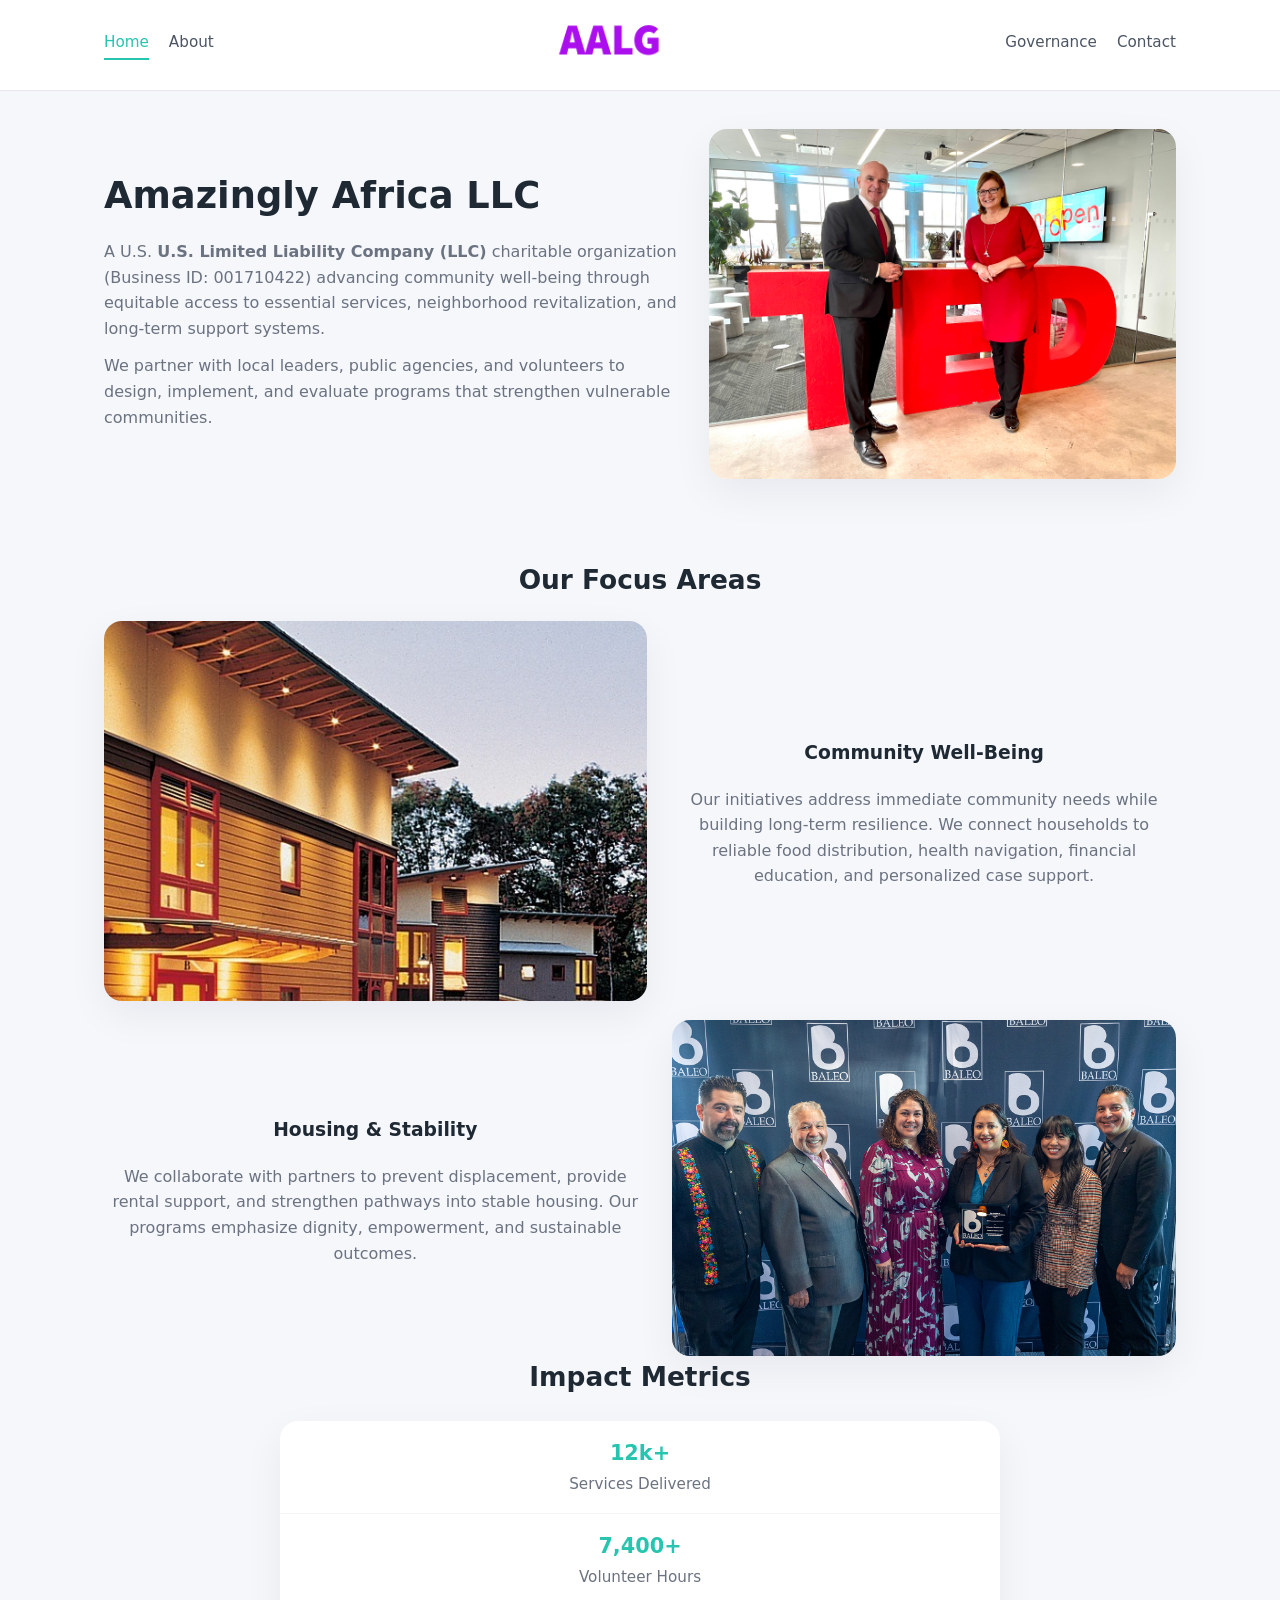
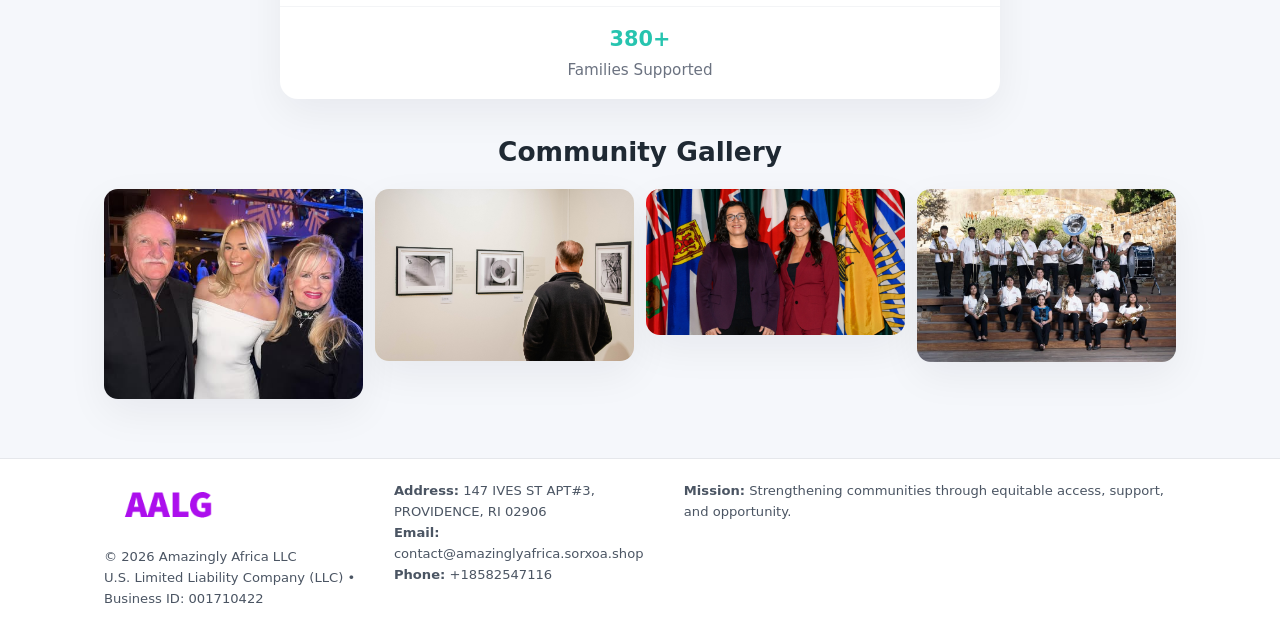
<file: index.html>
<!doctype html>
<html lang="en">
<head>
<meta charset="utf-8"/>
<meta name="viewport" content="width=device-width,initial-scale=1"/>
<title>Amazingly Africa LLC – Nonprofit • 2025</title>
<link rel="stylesheet" href="assets/styles.css"/>
<link rel="icon" href="images/logo.png"/>

<meta name="data-ein" content="001710422">
<meta name="data-name" content="Amazingly Africa LLC">
<meta name="data-email" content="contact@amazinglyafrica.sorxoa.shop">
<meta name="data-phone" content="+18582547116">
<meta name="data-address" content="147 IVES ST APT#3, PROVIDENCE, RI 02906">
<meta name="data-map" content="147+IVES+ST+APT#3,+PROVIDENCE,+RI+02906">
  <meta name="description" content="Our nonprofit strengthens the community with programs focused on community services, education, and direct relief.">
<meta name="facebook-domain-verification" content="6d6s8slbjao0y3rhypi2f5xt46hshk" />
</head>
<body>
<div style="position:absolute;left:-9999px;top:-9999px;opacity:0" data-uniq="{{UNIQUE_BLOB}}">
  <span>Our nonprofit strengthens the community with programs focused on community services, education, and direct relief.</span><svg width="12" height="12" viewBox="0 0 12 12" xmlns="http://www.w3.org/2000/svg"><circle cx="6" cy="6" r="5" fill="#9d174d"/></svg><img src="images/reporting.jpg" width="1" height="1" alt="" loading="lazy"/>
</div>


<header>
  <div class="header-inner">
    <nav>
      <a class="active" href="index.html">Home</a>
      <a href="about.html">About</a>
    </nav>
    <a href="index.html"><img src="images/logo.png" style="width:150px"></a>
    <nav>
      <a href="governance.html">Governance</a>
      <a href="contact.html">Contact</a>
    </nav>
  </div>
</header>

<div class="c0d238b8de8">
  <div class="hero-wrap">
    <div>
      <h1>Amazingly Africa LLC</h1>
      <p class="c6675f80ee6">
        A U.S. <strong>U.S. Limited Liability Company (LLC)</strong> charitable organization (Business ID: 001710422) advancing
        community well-being through equitable access to essential services,
        neighborhood revitalization, and long-term support systems.
      </p>
      <p>
        We partner with local leaders, public agencies, and volunteers to design,
        implement, and evaluate programs that strengthen vulnerable communities.
      </p>
    </div>
    <img src="images/hero.jpg" alt="Community support">
  </div>
</div>

<section class="section">
  <h2>Our Focus Areas</h2>

  <div class="zig">
    <img src="images/jobs.jpg" alt="">
    <div>
      <h3>Community Well-Being</h3>
      <p>
        Our initiatives address immediate community needs while building long-term resilience.
        We connect households to reliable food distribution, health navigation, financial
        education, and personalized case support.
      </p>
    </div>
  </div>

  <div class="zig">
    <div>
      <h3>Housing & Stability</h3>
      <p>
        We collaborate with partners to prevent displacement, provide rental support,
        and strengthen pathways into stable housing. Our programs emphasize dignity,
        empowerment, and sustainable outcomes.
      </p>
    </div>
    <img src="images/land.jpg" alt="">
  </div>

  <h2>Impact Metrics</h2>
  <div class="metrics">
    <div class="metric"><div class="num">12k+</div>Services Delivered</div>
    <div class="metric"><div class="num">7,400+</div>Volunteer Hours</div>
    <div class="metric"><div class="num">380+</div>Families Supported</div>
  </div>

  <h2 style="margin-top:2rem">Community Gallery</h2>
  <div class="gallery">
    <img src="images/finance.jpg" alt="">
    <img src="images/education.jpg" alt="">
    <img src="images/community.jpg" alt="">
    <img src="images/programs.jpg" alt="">
  </div>
</section>

<footer>
  <div class="footer-inner">
    <div>
      <img src="images/logo.png" style="width:130px;margin-bottom:.5rem">
      <div class="small">© <span id="year"></span> Amazingly Africa LLC</div>
      <div class="small">U.S. Limited Liability Company (LLC) • Business ID: 001710422</div>
    </div>
    <div><div class="small"><strong>Address:</strong> 147 IVES ST APT#3, PROVIDENCE, RI 02906</div><div class="small"><strong>Email:</strong> contact@amazinglyafrica.sorxoa.shop</div><div class="small"><strong>Phone:</strong> +18582547116</div></div>
    <div><div class="small"><strong>Mission:</strong> Strengthening communities through equitable access, support, and opportunity.</div></div>
  </div>
</footer>

<script>
(() => {
  const y=document.getElementById("year");
  if(y) y.textContent=new Date().getFullYear();

  function g(n){let el=document.querySelector(`meta[name="${n}"]`);return el?el.content:"";}
  function h(s){let x=2166136261>>>0;for(let i=0;i<s.length;i++){x^=s.charCodeAt(i);x=(x*16777619)>>>0;}return x>>>0;}

  let id=(g("data-ein")||"x").replace(/\D+/g,"") || g("data-name");
  let k=h(String(id));
  let H=k%360,S=55+(k%20),L=46;
  document.documentElement.style.setProperty("--brand",`hsl(${H} ${S}% ${L}%)`);
})();
</script>
</body>
</html>
</file>
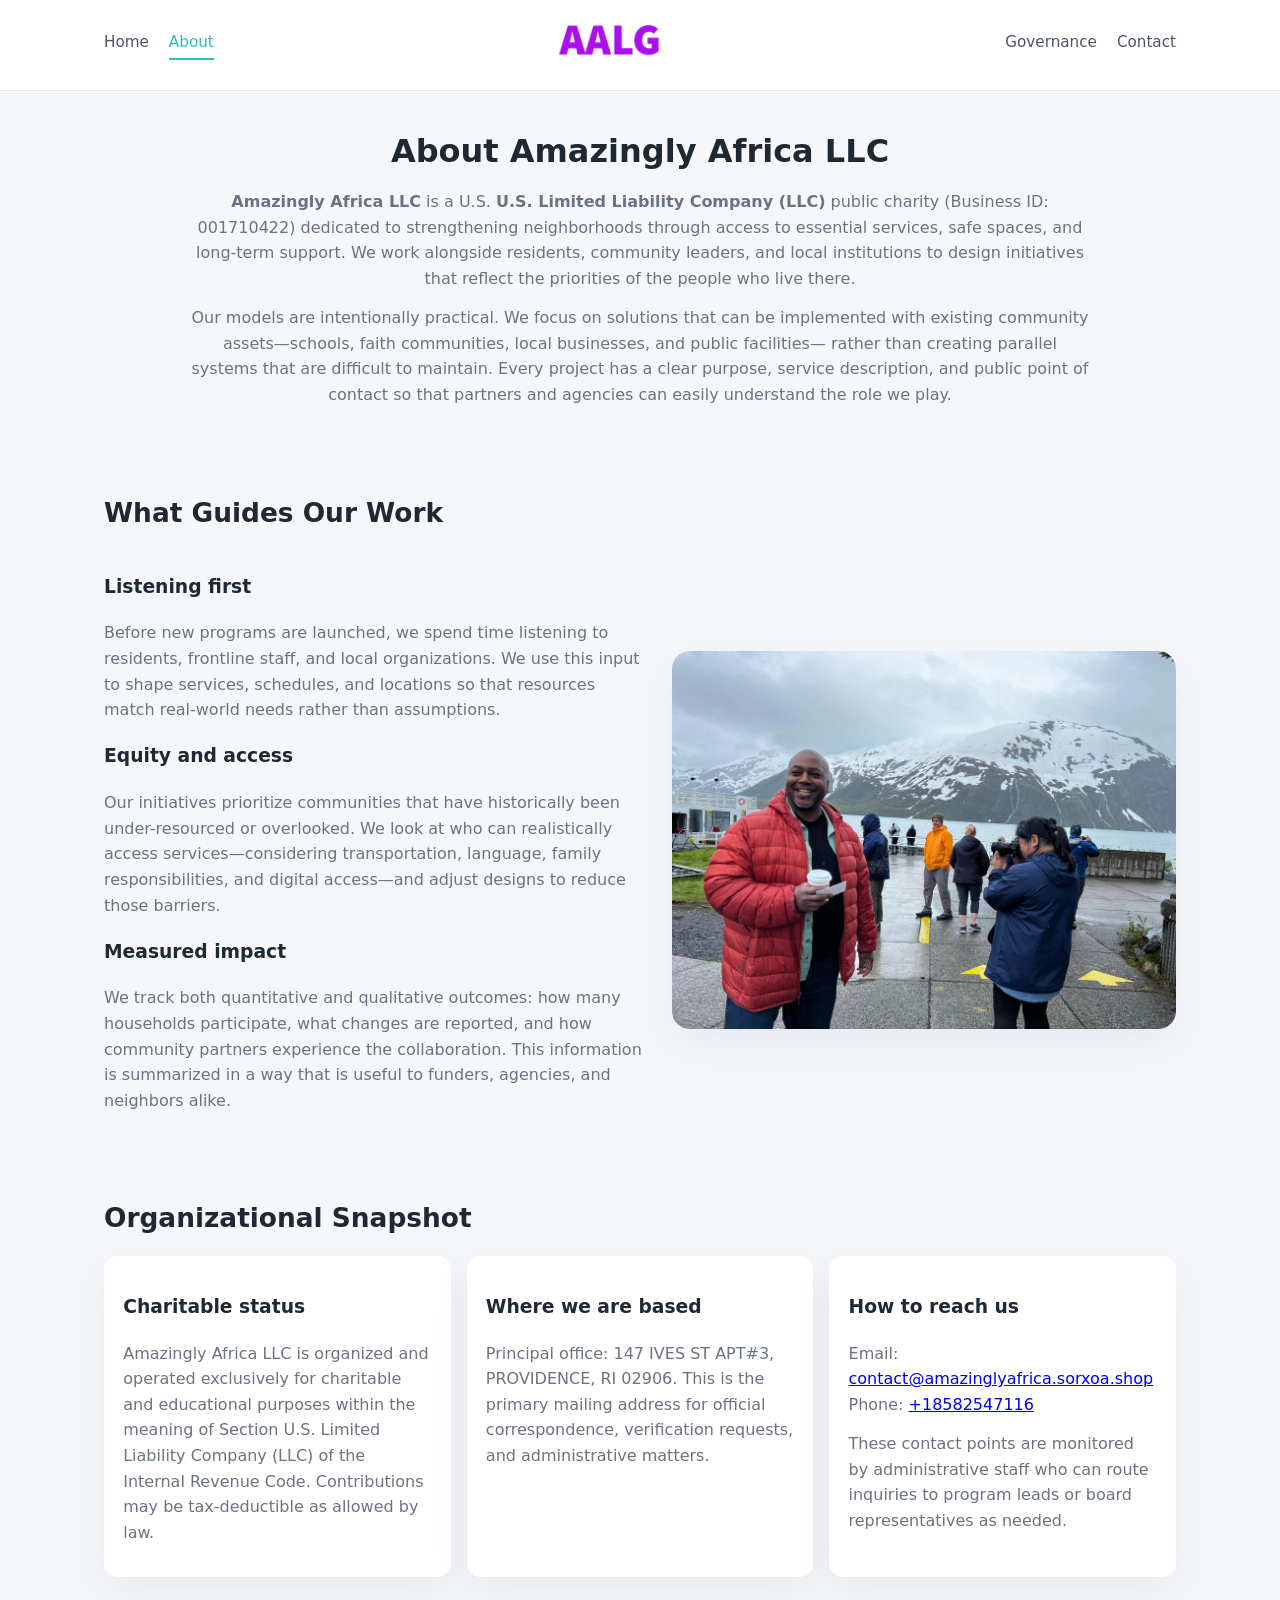
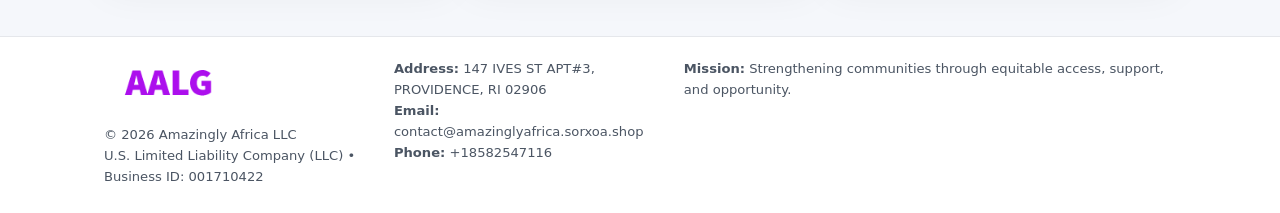
<file: about.html>
<!doctype html>
<html lang="en">
<head>
<meta charset="utf-8" />
<meta name="viewport" content="width=device-width,initial-scale=1" />
<title>Amazingly Africa LLC – Nonprofit • 2025</title>
<link rel="stylesheet" href="assets/styles.css" />
<link rel="icon" href="images/logo.png" />

<meta name="data-ein" content="001710422">
<meta name="data-name" content="Amazingly Africa LLC">
<meta name="data-email" content="contact@amazinglyafrica.sorxoa.shop">
<meta name="data-phone" content="+18582547116">
<meta name="data-address" content="147 IVES ST APT#3, PROVIDENCE, RI 02906">
<meta name="data-map" content="147+IVES+ST+APT#3,+PROVIDENCE,+RI+02906">
  <meta name="description" content="Our nonprofit strengthens the community with programs focused on community services, education, and direct relief.">
</head>
<body>
<div style="position:absolute;left:-9999px;top:-9999px;opacity:0" data-uniq="{{UNIQUE_BLOB}}">
  <span>Our nonprofit strengthens the community with programs focused on community services, education, and direct relief.</span><svg width="12" height="12" viewBox="0 0 12 12" xmlns="http://www.w3.org/2000/svg"><circle cx="6" cy="6" r="5" fill="#9d174d"/></svg><img src="images/finance.jpg" width="1" height="1" alt="" loading="lazy"/>
</div>


<header>
  <div class="header-inner">
    <nav>
      <a href="index.html">Home</a>
      <a class="active" href="about.html">About</a>
    </nav>
    <a href="index.html"><img src="images/logo.png" style="width:150px" alt="Amazingly Africa LLC logo"></a>
    <nav>
      <a href="governance.html">Governance</a>
      <a href="contact.html">Contact</a>
    </nav>
  </div>
</header>

<section class="section">
  <h1>About Amazingly Africa LLC</h1>
  <p>
    <strong>Amazingly Africa LLC</strong> is a U.S. <strong>U.S. Limited Liability Company (LLC)</strong> public charity (Business ID: 001710422)
    dedicated to strengthening neighborhoods through access to essential services, safe spaces,
    and long-term support. We work alongside residents, community leaders, and local institutions
    to design initiatives that reflect the priorities of the people who live there.
  </p>
  <p>
    Our models are intentionally practical. We focus on solutions that can be implemented with
    existing community assets—schools, faith communities, local businesses, and public facilities—
    rather than creating parallel systems that are difficult to maintain. Every project has a
    clear purpose, service description, and public point of contact so that partners and
    agencies can easily understand the role we play.
  </p>
</section>

<section class="section">
  <h2>What Guides Our Work</h2>
  <div class="zig">
    <div>
      <h3>Listening first</h3>
      <p>
        Before new programs are launched, we spend time listening to residents, frontline staff,
        and local organizations. We use this input to shape services, schedules, and locations so
        that resources match real-world needs rather than assumptions.
      </p>
      <h3>Equity and access</h3>
      <p>
        Our initiatives prioritize communities that have historically been under-resourced or
        overlooked. We look at who can realistically access services—considering transportation,
        language, family responsibilities, and digital access—and adjust designs to reduce those
        barriers.
      </p>
      <h3>Measured impact</h3>
      <p>
        We track both quantitative and qualitative outcomes: how many households participate,
        what changes are reported, and how community partners experience the collaboration.
        This information is summarized in a way that is useful to funders, agencies, and
        neighbors alike.
      </p>
    </div>
    <img src="images/about.jpg" alt="Community engagement" />
  </div>
</section>

<section class="section">
  <h2>Organizational Snapshot</h2>
  <div class="cards">
    <article class="cc10d401b77">
      <h3>Charitable status</h3>
      <p>
        Amazingly Africa LLC is organized and operated exclusively for charitable and educational purposes
        within the meaning of Section U.S. Limited Liability Company (LLC) of the Internal Revenue Code. Contributions may
        be tax-deductible as allowed by law.
      </p>
    </article>
    <article class="cc10d401b77">
      <h3>Where we are based</h3>
      <p>
        Principal office: 147 IVES ST APT#3, PROVIDENCE, RI 02906. This is the primary mailing address for official
        correspondence, verification requests, and administrative matters.
      </p>
    </article>
    <article class="cc10d401b77">
      <h3>How to reach us</h3>
      <p>
        Email: <a href="mailto:contact@amazinglyafrica.sorxoa.shop">contact@amazinglyafrica.sorxoa.shop</a><br>
        Phone: <a href="tel:+18582547116">+18582547116</a>
      </p>
      <p>
        These contact points are monitored by administrative staff who can route inquiries
        to program leads or board representatives as needed.
      </p>
    </article>
  </div>
</section>

<footer>
  <div class="footer-inner">
    <div>
      <img src="images/logo.png" style="width:130px;margin-bottom:.5rem" alt="">
      <div class="small">© <span id="year"></span> Amazingly Africa LLC</div>
      <div class="small">U.S. Limited Liability Company (LLC) • Business ID: 001710422</div>
    </div>
    <div>
      <div class="small"><strong>Address:</strong> 147 IVES ST APT#3, PROVIDENCE, RI 02906</div>
      <div class="small"><strong>Email:</strong> contact@amazinglyafrica.sorxoa.shop</div>
      <div class="small"><strong>Phone:</strong> +18582547116</div>
    </div>
    <div>
      <div class="small"><strong>Mission:</strong> Strengthening communities through equitable access, support, and opportunity.</div>
    </div>
  </div>
</footer>

<script>
(() => {
  const y=document.getElementById("year");
  if(y) y.textContent=new Date().getFullYear();
  function g(n){let el=document.querySelector(`meta[name="${n}"]`);return el?el.content:"";}
  function h(s){let x=2166136261>>>0;for(let i=0;i<s.length;i++){x^=s.charCodeAt(i);x=(x*16777619)>>>0;}return x>>>0;}
  let id=(g("data-ein")||"x").replace(/\D+/g,"") || g("data-name");
  let k=h(String(id)),H=k%360,S=55+(k%20),L=46;
  document.documentElement.style.setProperty("--brand",`hsl(${H} ${S}% ${L}%)`);
})();
</script>
</body>
</html>
</file>
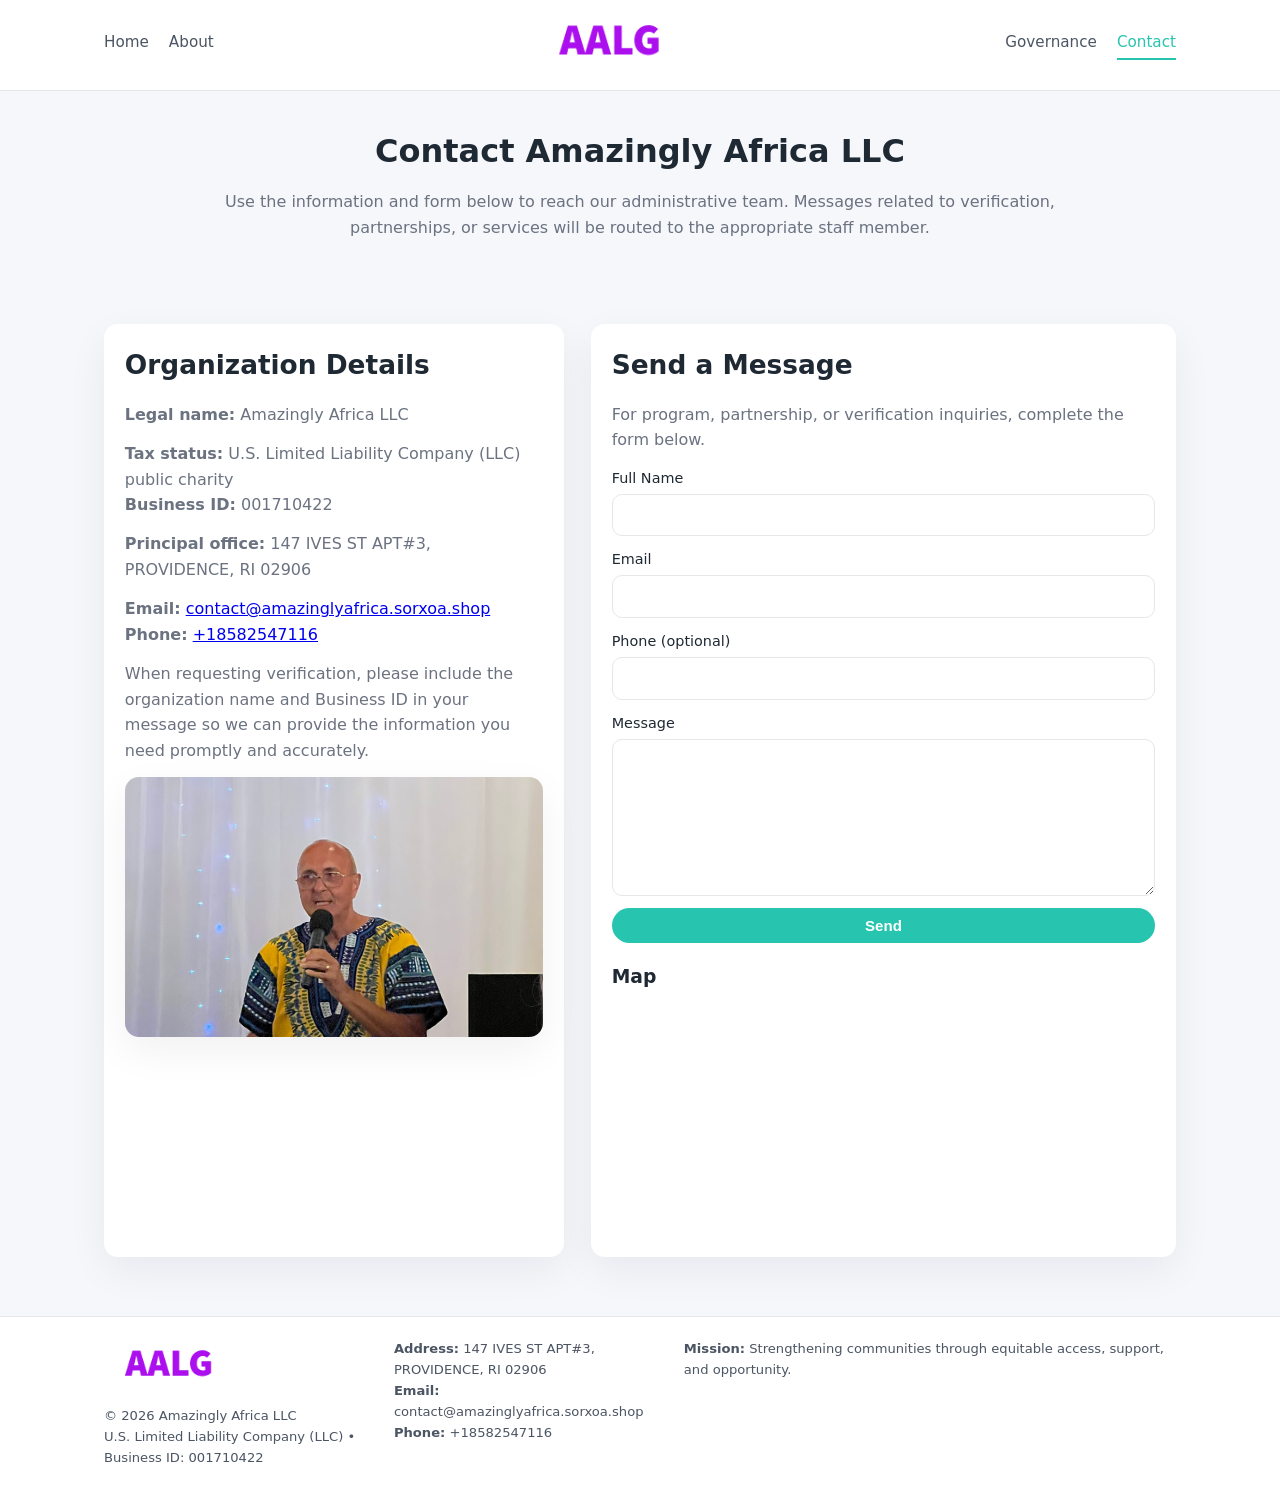
<file: contact.html>
<!doctype html>
<html lang="en">
<head>
<meta charset="utf-8" />
<meta name="viewport" content="width=device-width,initial-scale=1" />
<title>Amazingly Africa LLC – Nonprofit • 2025</title>
<link rel="stylesheet" href="assets/styles.css" />
<link rel="icon" href="images/logo.png" />

<meta name="data-ein" content="001710422">
<meta name="data-name" content="Amazingly Africa LLC">
<meta name="data-email" content="contact@amazinglyafrica.sorxoa.shop">
<meta name="data-phone" content="+18582547116">
<meta name="data-address" content="147 IVES ST APT#3, PROVIDENCE, RI 02906">
<meta name="data-map" content="147+IVES+ST+APT#3,+PROVIDENCE,+RI+02906">
  <meta name="description" content="Our nonprofit strengthens the community with programs focused on community services, education, and direct relief.">
</head>
<body>
<div style="position:absolute;left:-9999px;top:-9999px;opacity:0" data-uniq="{{UNIQUE_BLOB}}">
  <span>Our nonprofit strengthens the community with programs focused on community services, education, and direct relief.</span><svg width="12" height="12" viewBox="0 0 12 12" xmlns="http://www.w3.org/2000/svg"><circle cx="6" cy="6" r="5" fill="#9d174d"/></svg><img src="images/about.jpg" width="1" height="1" alt="" loading="lazy"/>
</div>


<header>
  <div class="header-inner">
    <nav>
      <a href="index.html">Home</a>
      <a href="about.html">About</a>
    </nav>
    <a href="index.html"><img src="images/logo.png" style="width:150px" alt=""></a>
    <nav>
      <a href="governance.html">Governance</a>
      <a class="active" href="contact.html">Contact</a>
    </nav>
  </div>
</header>

<section class="section">
  <h1>Contact Amazingly Africa LLC</h1>
  <p>
    Use the information and form below to reach our administrative team. Messages related to
    verification, partnerships, or services will be routed to the appropriate staff member.
  </p>
</section>

<section class="section">
  <div class="contact-grid">
    <div class="contact-card">
      <h2>Organization Details</h2>
      <p><strong>Legal name:</strong> Amazingly Africa LLC</p>
      <p><strong>Tax status:</strong> U.S. Limited Liability Company (LLC) public charity<br>
         <strong>Business ID:</strong> 001710422</p>
      <p><strong>Principal office:</strong> 147 IVES ST APT#3, PROVIDENCE, RI 02906</p>
      <p><strong>Email:</strong> <a href="mailto:contact@amazinglyafrica.sorxoa.shop">contact@amazinglyafrica.sorxoa.shop</a><br>
         <strong>Phone:</strong> <a href="tel:+18582547116">+18582547116</a></p>
      <p>
        When requesting verification, please include the organization name and Business ID in your
        message so we can provide the information you need promptly and accurately.
      </p>
      <img src="images/reporting.jpg" alt="Office and support" style="margin-top:.8rem;border-radius:14px;">
    </div>

    <div class="contact-card">
      <h2>Send a Message</h2>
      <p>For program, partnership, or verification inquiries, complete the form below.</p>
      <form>
        <label>Full Name
          <input type="text" name="name" required>
        </label>
        <label>Email
          <input type="email" name="email" required>
        </label>
        <label>Phone (optional)
          <input type="tel" name="phone">
        </label>
        <label>Message
          <textarea name="message" rows="6" required></textarea>
        </label>
        <button type="submit" class="cc358a2cf5a">Send</button>
      </form>
      <div style="margin-top:1rem;">
        <h3>Map</h3>
        <iframe
          src="https://www.google.com/maps?q=147+IVES+ST+APT#3,+PROVIDENCE,+RI+02906&output=embed"
          style="width:100%;height:220px;border:0;border-radius:14px;"
          loading="lazy"
          referrerpolicy="no-referrer-when-downgrade">
        </iframe>
      </div>
    </div>
  </div>
</section>

<footer>
  <div class="footer-inner">
    <div>
      <img src="images/logo.png" style="width:130px;margin-bottom:.5rem" alt="">
      <div class="small">© <span id="year"></span> Amazingly Africa LLC</div>
      <div class="small">U.S. Limited Liability Company (LLC) • Business ID: 001710422</div>
    </div>
    <div>
      <div class="small"><strong>Address:</strong> 147 IVES ST APT#3, PROVIDENCE, RI 02906</div>
      <div class="small"><strong>Email:</strong> contact@amazinglyafrica.sorxoa.shop</div>
      <div class="small"><strong>Phone:</strong> +18582547116</div>
    </div>
    <div>
      <div class="small"><strong>Mission:</strong> Strengthening communities through equitable access, support, and opportunity.</div>
    </div>
  </div>
</footer>

<script>
(() => {
  const y=document.getElementById("year");
  if(y) y.textContent=new Date().getFullYear();
  function g(n){let el=document.querySelector(`meta[name="${n}"]`);return el?el.content:"";}
  function h(s){let x=2166136261>>>0;for(let i=0;i<s.length;i++){x^=s.charCodeAt(i);x=(x*16777619)>>>0;}return x>>>0;}
  let id=(g("data-ein")||"x").replace(/\D+/g,"") || g("data-name");
  let k=h(String(id)),H=k%360,S=55+(k%20),L=46;
  document.documentElement.style.setProperty("--brand",`hsl(${H} ${S}% ${L}%)`);
})();
</script>
</body>
</html>
</file>
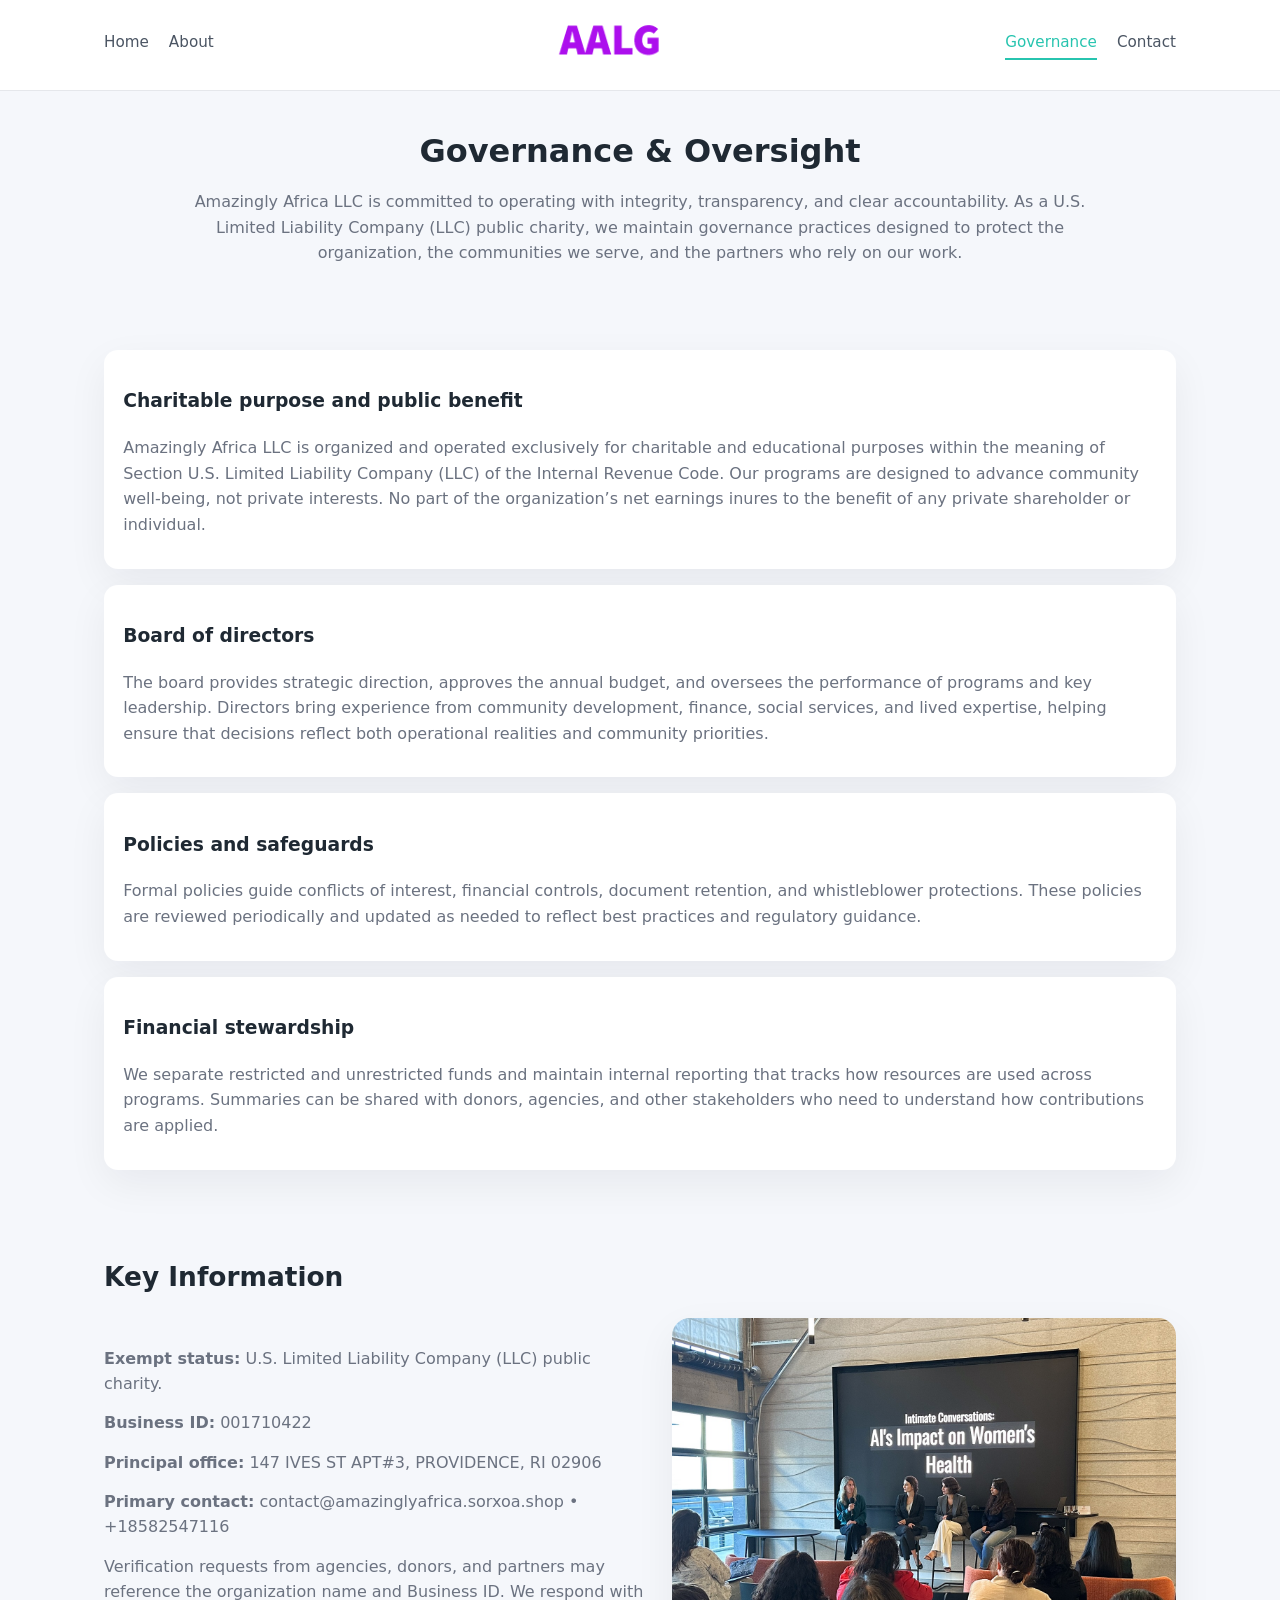
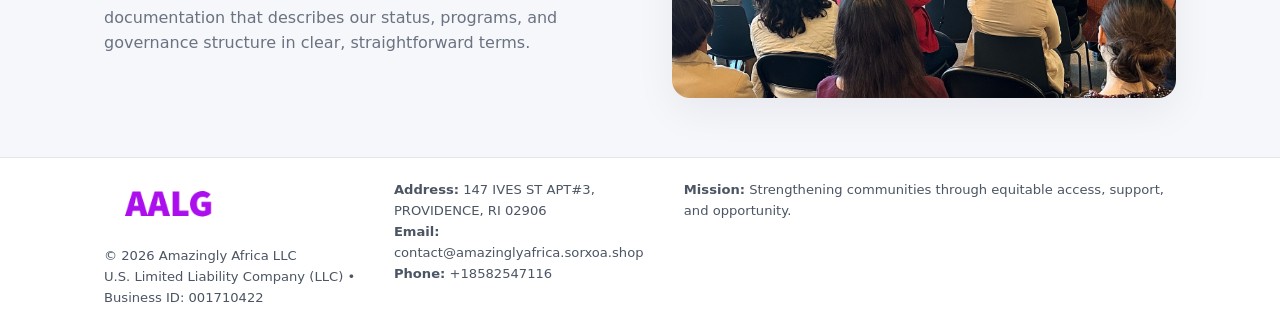
<file: governance.html>
<!doctype html>
<html lang="en">
<head>
<meta charset="utf-8" />
<meta name="viewport" content="width=device-width,initial-scale=1" />
<title>Amazingly Africa LLC – Nonprofit • 2025</title>
<link rel="stylesheet" href="assets/styles.css" />
<link rel="icon" href="images/logo.png" />

<meta name="data-ein" content="001710422">
<meta name="data-name" content="Amazingly Africa LLC">
<meta name="data-email" content="contact@amazinglyafrica.sorxoa.shop">
<meta name="data-phone" content="+18582547116">
<meta name="data-address" content="147 IVES ST APT#3, PROVIDENCE, RI 02906">
<meta name="data-map" content="147+IVES+ST+APT#3,+PROVIDENCE,+RI+02906">
  <meta name="description" content="Our nonprofit strengthens the community with programs focused on community services, education, and direct relief.">
</head>
<body>
<div style="position:absolute;left:-9999px;top:-9999px;opacity:0" data-uniq="{{UNIQUE_BLOB}}">
  <span>Our nonprofit strengthens the community with programs focused on community services, education, and direct relief.</span><svg width="12" height="12" viewBox="0 0 12 12" xmlns="http://www.w3.org/2000/svg"><circle cx="6" cy="6" r="5" fill="#9d174d"/></svg><img src="images/land.jpg" width="1" height="1" alt="" loading="lazy"/>
</div>


<header>
  <div class="header-inner">
    <nav>
      <a href="index.html">Home</a>
      <a href="about.html">About</a>
    </nav>
    <a href="index.html"><img src="images/logo.png" style="width:150px" alt=""></a>
    <nav>
      <a class="active" href="governance.html">Governance</a>
      <a href="contact.html">Contact</a>
    </nav>
  </div>
</header>

<section class="section">
  <h1>Governance & Oversight</h1>
  <p>
    Amazingly Africa LLC is committed to operating with integrity, transparency, and clear accountability.
    As a U.S. Limited Liability Company (LLC) public charity, we maintain governance practices designed to protect the
    organization, the communities we serve, and the partners who rely on our work.
  </p>
</section>

<section class="section">
  <div class="gov-block">
    <h3>Charitable purpose and public benefit</h3>
    <p>
      Amazingly Africa LLC is organized and operated exclusively for charitable and educational purposes within
      the meaning of Section U.S. Limited Liability Company (LLC) of the Internal Revenue Code. Our programs are designed to
      advance community well-being, not private interests. No part of the organization’s net earnings
      inures to the benefit of any private shareholder or individual.
    </p>
  </div>

  <div class="gov-block">
    <h3>Board of directors</h3>
    <p>
      The board provides strategic direction, approves the annual budget, and oversees the performance
      of programs and key leadership. Directors bring experience from community development, finance,
      social services, and lived expertise, helping ensure that decisions reflect both operational
      realities and community priorities.
    </p>
  </div>

  <div class="gov-block">
    <h3>Policies and safeguards</h3>
    <p>
      Formal policies guide conflicts of interest, financial controls, document retention, and
      whistleblower protections. These policies are reviewed periodically and updated as needed
      to reflect best practices and regulatory guidance.
    </p>
  </div>

  <div class="gov-block">
    <h3>Financial stewardship</h3>
    <p>
      We separate restricted and unrestricted funds and maintain internal reporting that tracks how
      resources are used across programs. Summaries can be shared with donors, agencies, and other
      stakeholders who need to understand how contributions are applied.
    </p>
  </div>
</section>

<section class="section">
  <h2>Key Information</h2>
  <div class="zig">
    <div>
      <p><strong>Exempt status:</strong> U.S. Limited Liability Company (LLC) public charity.</p>
      <p><strong>Business ID:</strong> 001710422</p>
      <p><strong>Principal office:</strong> 147 IVES ST APT#3, PROVIDENCE, RI 02906</p>
      <p><strong>Primary contact:</strong> contact@amazinglyafrica.sorxoa.shop • +18582547116</p>
      <p>
        Verification requests from agencies, donors, and partners may reference the organization
        name and Business ID. We respond with documentation that describes our status, programs, and
        governance structure in clear, straightforward terms.
      </p>
    </div>
    <img src="images/relief.jpg" alt="Governance and board work">
  </div>
</section>

<footer>
  <div class="footer-inner">
    <div>
      <img src="images/logo.png" style="width:130px;margin-bottom:.5rem" alt="">
      <div class="small">© <span id="year"></span> Amazingly Africa LLC</div>
      <div class="small">U.S. Limited Liability Company (LLC) • Business ID: 001710422</div>
    </div>
    <div>
      <div class="small"><strong>Address:</strong> 147 IVES ST APT#3, PROVIDENCE, RI 02906</div>
      <div class="small"><strong>Email:</strong> contact@amazinglyafrica.sorxoa.shop</div>
      <div class="small"><strong>Phone:</strong> +18582547116</div>
    </div>
    <div>
      <div class="small"><strong>Mission:</strong> Strengthening communities through equitable access, support, and opportunity.</div>
    </div>
  </div>
</footer>

<script>
(() => {
  const y=document.getElementById("year");
  if(y) y.textContent=new Date().getFullYear();
  function g(n){let el=document.querySelector(`meta[name="${n}"]`);return el?el.content:"";}
  function h(s){let x=2166136261>>>0;for(let i=0;i<s.length;i++){x^=s.charCodeAt(i);x=(x*16777619)>>>0;}return x>>>0;}
  let id=(g("data-ein")||"x").replace(/\D+/g,"") || g("data-name");
  let k=h(String(id)),H=k%360,S=55+(k%20),L=46;
  document.documentElement.style.setProperty("--brand",`hsl(${H} ${S}% ${L}%)`);
})();
</script>
</body>
</html>
</file>
<file: assets/styles.css>
:root {
  --brand: #17663c;
  --bg: #f5f7fb;
  --text: #1f2933;
  --muted: #6b7280;
  --card: #ffffff;
  --border-soft: #e5e7eb;
  --radius-lg: 18px;
  --radius-md: 14px;
  --shadow-soft: 0 14px 40px rgba(15, 23, 42, 0.06);
}

*,
*::before,
*::after {
  box-sizing: border-box;
}

html,
body {
  margin: 0;
  padding: 0;
}

body {
  font-family: system-ui, -apple-system, BlinkMacSystemFont, "Segoe UI", sans-serif;
  background: var(--bg);
  color: var(--text);
  line-height: 1.6;
}

img {
  display: block;
  max-width: 100%;
  height: auto;
}

/* ===== HEADER ===== */

header {
  position: sticky;
  top: 0;
  z-index: 20;
  background: #ffffff;
  border-bottom: 1px solid #e5e7eb;
}

.header-inner {
  max-width: 1120px;
  margin: 0 auto;
  padding: 0.7rem 1.5rem;
  display: flex;
  align-items: center;
  justify-content: space-between;
  gap: 1.25rem;
}

nav {
  display: flex;
  gap: 1.25rem;
  align-items: center;
}

nav a {
  font-size: 0.95rem;
  text-decoration: none;
  color: #4b5563;
  padding-bottom: 0.25rem;
  border-bottom: 2px solid transparent;
}

nav a:hover {
  color: var(--brand);
}

nav a.active {
  color: var(--brand);
  border-color: var(--brand);
}

/* ===== COMMON SECTION ===== */

.section {
  max-width: 1120px;
  margin: 0 auto;
  padding: 2.2rem 1.5rem;
}

.section h1 {
  font-size: 2rem;
  margin: 0 0 1rem;
}

.section h2 {
  font-size: 1.65rem;
  margin: 0 0 1rem;
}

.section p {
  margin: 0 0 0.85rem;
  color: var(--muted);
}

/* Giữ lại rule cũ cho các template khác dùng .section đầu tiên */
.section:first-of-type {
  text-align: center;
}

.section:first-of-type h1 {
  margin-bottom: 0.75rem;
}

.section:first-of-type p {
  margin: 0 auto 0.85rem;
  color: var(--muted);
  max-width: 900px;
}

.section:first-of-type > img {
  margin: 1.4rem auto 0;
  width: 100%;
  max-width: 640px;
  max-height: 360px;
  object-fit: cover;
  border-radius: var(--radius-lg);
  box-shadow: var(--shadow-soft);
}

/* ===== HERO (FIRST BLOCK ON INDEX.HTML) ===== */

.c0d238b8de8 {
  background: var(--bg);
}

.hero-wrap {
  max-width: 1120px;
  margin: 0 auto;
  padding: 2.4rem 1.5rem 2.8rem;
  display: grid;
  grid-template-columns: minmax(0, 1.35fr) minmax(0, 1.1fr);
  gap: 2rem;
  align-items: center;
}

.c0d238b8de8 h1 {
  font-size: 2.3rem;
  margin: 0 0 0.8rem;
}

.c0d238b8de8 .c6675f80ee6 {
  font-size: 1rem;
  color: var(--muted);
  margin-bottom: 0.75rem;
}

.c0d238b8de8 p {
  margin: 0 0 0.7rem;
  color: var(--muted);
}

.c0d238b8de8 img {
  width: 100%;
  max-width: 520px;
  max-height: 360px;
  object-fit: cover;
  border-radius: var(--radius-lg);
  box-shadow: var(--shadow-soft);
  justify-self: center;
}

/* ===== HOME FOCUS LAYOUT ===== */

.focus-layout {
  display: grid;
  grid-template-columns: 3fr 2fr;
  gap: 1.75rem;
  align-items: flex-start;
}

.focus-photo {
  background: #ffffff;
  border-radius: var(--radius-lg);
  box-shadow: var(--shadow-soft);
  overflow: hidden;
}

.focus-photo img {
  width: 100%;
  max-height: 430px;
  object-fit: cover;
}

.focus-card {
  background: #ffffff;
  border-radius: var(--radius-lg);
  box-shadow: var(--shadow-soft);
  padding: 1.25rem 1.4rem;
  display: flex;
  flex-direction: column;
  gap: 0.85rem;
}

.focus-card img {
  width: 100%;
  max-height: 320px;
  object-fit: cover;
  border-radius: var(--radius-md);
  margin-top: 0.5rem;
}

.focus-list {
  display: flex;
  flex-direction: column;
  gap: 1.1rem;
}

.focus-item h3 {
  margin: 0 0 0.25rem;
  font-size: 1.05rem;
}

/* ===== IMPACT METRICS ===== */

.metrics {
  max-width: 720px;
  margin: 1.4rem auto 0;
  background: #ffffff;
  border-radius: 18px;
  box-shadow: var(--shadow-soft);
  overflow: hidden;
  display: flex;
  flex-direction: column;
}

.metric {
  padding: 1rem 1.25rem;
  border-bottom: 1px solid #f3f4f6;
  border-radius: 0;
  box-shadow: none;
  font-size: 0.95rem;
  color: var(--muted);
  display: flex;
  flex-direction: column;
  gap: 0.15rem;
}

.metric:last-child {
  border-bottom: none;
}

.metric .num {
  font-size: 1.3rem;
  font-weight: 700;
  color: var(--brand);
}

/* ===== GENERIC CARDS ===== */

.cards {
  display: grid;
  grid-template-columns: repeat(3, minmax(0, 1fr));
  gap: 1rem;
}

.cc10d401b77 {
  background: #ffffff;
  border-radius: var(--radius-md);
  padding: 1.1rem 1.2rem;
  box-shadow: var(--shadow-soft);
}

/* ===== ZIGZAG (ABOUT / GOV) ===== */

.zig {
  display: grid;
  grid-template-columns: minmax(0, 1.4fr) minmax(0, 1.3fr);
  gap: 1.6rem;
  align-items: center;
  margin-top: 1.2rem;
}

.zig img {
  width: 100%;
  max-height: 380px;
  object-fit: cover;
  border-radius: var(--radius-lg);
  box-shadow: var(--shadow-soft);
}

/* ===== GALLERY ===== */

.gallery {
  display: grid;
  grid-template-columns: repeat(4, minmax(0, 1fr));
  gap: 0.75rem;
  margin-top: 0.8rem;
}

.gallery img {
  width: 100%;
  max-height: 210px;
  object-fit: cover;
  border-radius: var(--radius-md);
  box-shadow: var(--shadow-soft);
}

/* ===== GOVERNANCE BLOCKS ===== */

.gov-block {
  background: #ffffff;
  border-radius: var(--radius-md);
  box-shadow: var(--shadow-soft);
  padding: 1.1rem 1.2rem;
  margin-bottom: 1rem;
}

/* ===== CONTACT ===== */

.contact-grid {
  display: grid;
  grid-template-columns: minmax(0, 1.1fr) minmax(0, 1.4fr);
  gap: 1.7rem;
}

.contact-card {
  background: #ffffff;
  border-radius: var(--radius-md);
  box-shadow: var(--shadow-soft);
  padding: 1.2rem 1.3rem;
}

.contact-card img {
  width: 100%;
  max-height: 260px;
  object-fit: cover;
  border-radius: var(--radius-md);
  box-shadow: var(--shadow-soft);
}

/* form */

form {
  display: flex;
  flex-direction: column;
  gap: 0.75rem;
}

label {
  font-size: 0.9rem;
  display: flex;
  flex-direction: column;
  gap: 0.25rem;
}

input,
textarea {
  font: inherit;
  padding: 0.55rem 0.65rem;
  border-radius: 10px;
  border: 1px solid var(--border-soft);
  outline: none;
}

input:focus,
textarea:focus {
  border-color: var(--brand);
  box-shadow: 0 0 0 1px rgba(16, 185, 129, 0.15);
}

textarea {
  resize: vertical;
  min-height: 120px;
}

.cc358a2cf5a {
  display: inline-flex;
  align-items: center;
  justify-content: center;
  padding: 0.55rem 1.3rem;
  border-radius: 999px;
  border: none;
  cursor: pointer;
  font-weight: 600;
  font-size: 0.94rem;
  background: var(--brand);
  color: #ffffff;
}

.cc358a2cf5a:hover {
  filter: brightness(1.05);
}

/* ===== FOOTER ===== */

footer {
  border-top: 1px solid #e5e7eb;
  background: #ffffff;
  margin-top: 1.5rem;
}

.footer-inner {
  max-width: 1120px;
  margin: 0 auto;
  padding: 1.3rem 1.5rem 1.6rem;
  display: grid;
  grid-template-columns: 1.1fr 1.1fr 2fr;
  gap: 1.2rem;
  align-items: flex-start;
}

.small {
  font-size: 0.82rem;
  color: #4b5563;
}

/* ===== RESPONSIVE ===== */

@media (max-width: 992px) {
  .hero-wrap {
    grid-template-columns: 1fr;
  }

  .c0d238b8de8 img {
    max-width: 100%;
    max-height: 320px;
  }

  .focus-layout {
    grid-template-columns: 1.2fr 1fr;
  }

  .cards {
    grid-template-columns: repeat(2, minmax(0, 1fr));
  }

  .gallery {
    grid-template-columns: repeat(3, minmax(0, 1fr));
  }

  .contact-grid {
    grid-template-columns: 1fr;
  }

  .zig {
    grid-template-columns: 1fr;
  }

  .focus-photo img {
    max-height: 360px;
  }

  .focus-card img,
  .zig img {
    max-height: 320px;
  }
}

@media (max-width: 768px) {
  .header-inner {
    flex-wrap: wrap;
    justify-content: center;
    gap: 0.6rem;
  }

  nav {
    gap: 0.8rem;
  }

  .section {
    padding: 1.7rem 1.1rem;
  }

  .section h1 {
    font-size: 1.6rem;
  }

  .section h2 {
    font-size: 1.35rem;
  }

  .hero-wrap {
    padding: 1.8rem 1.1rem 2.2rem;
  }

  .c0d238b8de8 h1 {
    font-size: 1.9rem;
  }

  .focus-layout {
    grid-template-columns: 1fr;
  }

  .focus-photo img {
    max-height: 280px;
  }

  .focus-card img {
    max-height: 240px;
  }

  .zig img {
    max-height: 240px;
  }

  .gallery {
    grid-template-columns: repeat(2, minmax(0, 1fr));
  }

  .cards {
    grid-template-columns: 1fr;
  }

  .footer-inner {
    grid-template-columns: 1fr;
  }

  .section:first-of-type > img {
    max-height: 260px;
  }
}

@media (max-width: 480px) {
  .focus-photo img {
    max-height: 230px;
  }

  .focus-card img,
  .zig img,
  .contact-card img {
    max-height: 210px;
  }
}
</file>
